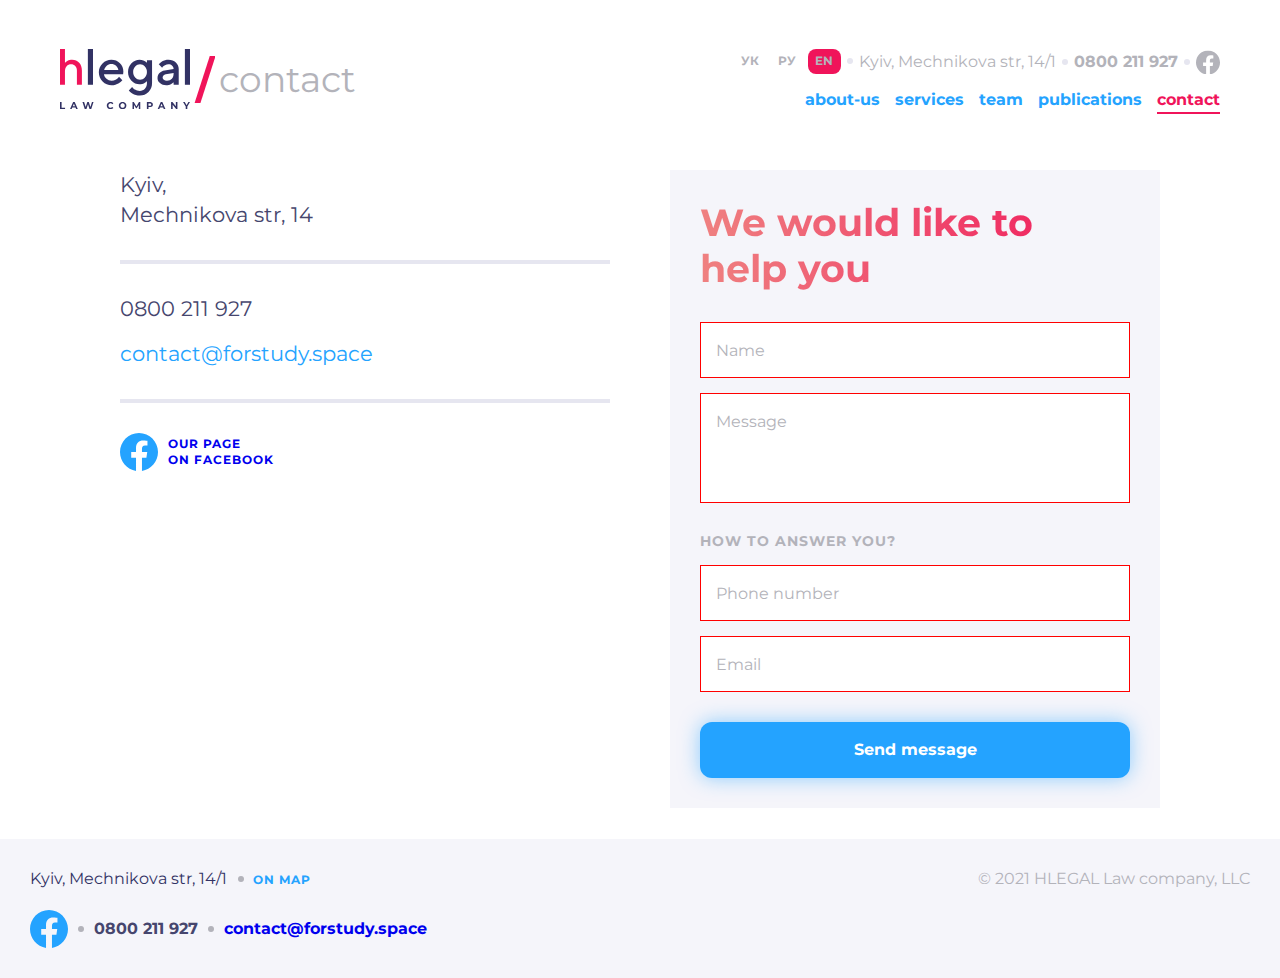
<file: contact.html>
<!DOCTYPE html>
<html lang="en">

<head>
    <meta charset="UTF-8">
    <meta name="viewport" content="width=device-width, initial-scale=1.0">
    <link rel="stylesheet" href="./styles/reset.css">
    <link rel="stylesheet" href="./style.css">
    <link rel="preconnect" href="https://fonts.googleapis.com">
    <link rel="preconnect" href="https://fonts.gstatic.com" crossorigin>
    <link href="https://fonts.googleapis.com/css2?family=Montserrat:wght@400;700&display=swap" rel="stylesheet">
    <title>HLEGAL</title>
</head>

<body class="page page--gray_back">
    <header class="header header--contact">
        <div class="header__top">
            <div class="header__box">
                <div class="header__info header__info--dark">
                    <div class="
                        header__info-lang
                        header__info-item
                        ">
                        <a class="header__info-lang_text header__info-lang_text--gray" href="#">
                            УК
                        </a>
                        <a class="header__info-lang_text header__info-lang_text--gray" href="#">
                            РУ
                        </a>
                        <a class="
                            header__info-lang_text 
                            header__info-lang_text--gray
                            header__info-lang_text--active" href="#">
                            EN
                        </a>
                    </div>
                    <a href="https://maps.app.goo.gl/pHJvB6JsJNBAtQay5" class="
                        header__info-adress_link
                        header__info-item
                        header__info-item--gray
                    " target="_blank">
                        Kyiv, Mechnikova str, 14/1
                    </a>
                    <a href="tel:+0800 211 927" class="header__info-phone 
                            header__info-item
                            header__info-item--gray
                        ">
                        0800 211 927
                    </a>
                    <a href="https://uk-ua.facebook.com/" class="
                            header__info-fb_link 
                            header__info-item
                            header__info-fb_link--dark
                        " target="_blank"></a>
                </div>
                <nav class="header__nav">
                    <ul class="header__nav-list">
                        <li class="header__nav-list_item">
                            <a href="./index.html#about-us" class="header__nav-link header__nav-link--blue">
                                about-us
                            </a>
                        </li>
                        <li class="header__nav-list_item">
                            <a href="./index.html#services" class="header__nav-link header__nav-link--blue">
                                services
                            </a>
                        </li>
                        <li class="header__nav-list_item">
                            <a href="./index.html#team" class="header__nav-link header__nav-link--blue">
                                team
                            </a>
                        </li>
                        <li class="header__nav-list_item">
                            <a href="./index.html#publications" class="header__nav-link header__nav-link--blue">
                                publications
                            </a>
                        </li>
                        <li class="header__nav-list_item">
                            <a href="./contact.html" class="header__nav-link header__nav-link--active">
                                contact
                            </a>
                        </li>

                    </ul>
                </nav>
            </div>
            <div class="header__nav--mobile">
                <div class="header__logo_box">
                    <img src="./images/header__logo--dark.svg" alt="logo" class="header__logo">
                    <div class="header__logo_box-slash"></div>
                    <p class="
                            header__logo_box-text
                            header__logo_box-text--gray
                        ">
                        contact
                    </p>
                </div>
                <a href="#burger" class="header__nav-burger header__nav-burger--gray"></a>
            </div>
        </div>

        <div class="header__contact-container container">
            <div class="header__contact-info">
                <p class="header__contact-info_text header__contact-info_text--dark_blue">
                    Kyiv, <br> Mechnikova str, 14
                </p>
                <hr class="header__line">
                <p class="header__contact-info_text header__contact-info_text--dark_blue">
                    0800 211 927
                </p>
                <a href="mailto:contact@forstudy.space" class="header__contact-info_email
                        header__contact-info_text 
                        header__contact-info_text--blue">
                    contact@forstudy.space
                </a>
                <hr class="header__line">
                <a 
                    href="https://uk-ua.facebook.com/" 
                    target="_blank" 
                    rel="noopener noreferrer"
                    class="header__contact-info_fb"
                >
                    <div class="header__contact-info_fb--logo"></div>
                    <p class="header__contact-info_fb--text">Our page <br> on facebook</p>
                </a>
            </div>

            <form action="/" method="post" class="header__contact-form">
                <h1 class="
                    title 
                    title--gradient
                    header__contact-form_title
                    "
                >
                    We would like to help you
                </h1>
                <input 
                    type="text" 
                    name="name" 
                    required
                    placeholder="Name"
                    class="header__contact-form_input
                        header__contact-form_input--1  
                        header__contact-form_input--small
                    "
                >

                <textarea 
                    name="message" 
                    rows="3" 
                    required
                    placeholder="Message"
                    class="header__contact-form_input"
                ></textarea>

                <h3 class="header__contact-form_small-title">
                    How to answer you?
                </h3>

                <input 
                    type="tel" 
                    name="phone" 
                    required
                    placeholder="Phone number"
                    class="header__contact-form_input
                        header__contact-form_input--1  
                        header__contact-form_input--small
                    "
                >
                <input 
                    type="email" 
                    name="email" 
                    required
                    placeholder="Email"
                    class="header__contact-form_input  
                        header__contact-form_input--small
                    "
                >

                <button type="submit" class="header__contact-form_button header__contact-form_input--small">Send message</button>
            </form>
        </div>
    </header>

    <footer class="footer footer--gray">
        <div class="container footer__container">
            <div class="footer__box">
                <div class="footer__links">
                    <div class="footer__location">
                        <p class="footer__location-adress footer__text">Kyiv, Mechnikova str, 14/1</p>
                        <a href="https://maps.app.goo.gl/pHJvB6JsJNBAtQay5" class="footer__location-link"
                            target="_blank">
                            On map
                        </a>
                    </div>
                    <div class="footer__contacts">
                        <a href="https://uk-ua.facebook.com/" class="footer__contacts-link footer__contacts-item"></a>
                        <a href="tel:+0800 211 927" class="footer__contacts-phone 
                                footer__contacts-item 
                                footer__contacts-item_text
                            ">
                            0800 211 927
                        </a>
                        <a href="mailto:contact@forstudy.space" class="footer__contacts-email 
                                footer__contacts-item
                                footer__contacts-item_text
                            ">
                            contact@forstudy.space
                        </a>
                    </div>
                </div>

                <p class="footer__copyright footer__text">© 2021 HLEGAL Law company, LLC</p>
            </div>
        </div>
    </footer>
</body>

</html>
</file>
<file: style.css>
.title {
  font-family: "Montserrat", sans-serif;
  font-size: 30px;
  font-weight: 700;
  line-height: 37px;
}
@media (min-width: 769px) {
  .title {
    font-size: 38px;
    font-weight: 700;
    line-height: 46px;
  }
}
.title--gradient {
  background-image: linear-gradient(90.13deg, #EF8080 0.84%, #F0145A 99.96%);
  background-size: 100%;
  -webkit-background-clip: text;
          background-clip: text;
  -moz-background-clip: text;
  -webkit-text-fill-color: transparent;
  -moz-text-fill-color: transparent;
}
.title--white {
  color: rgb(255, 255, 255);
}
.title--gray {
  color: rgb(179, 179, 186);
}
.title--blue {
  color: rgb(36, 163, 255);
}

.subtitle {
  font-family: "Montserrat", sans-serif;
  font-size: 20px;
  font-weight: 700;
  line-height: 24px;
}
@media (min-width: 769px) {
  .subtitle {
    font-size: 30px;
    font-weight: 700;
    line-height: 37px;
  }
}

.small-title {
  text-transform: uppercase;
  font-family: "Montserrat", sans-serif;
  font-size: 14px;
  font-weight: 700;
  line-height: 17px;
  letter-spacing: 1px;
  transition: color 0.3s;
}
.small-title:hover {
  color: rgb(240, 20, 90);
}

html {
  scroll-behavior: smooth;
}

hr {
  margin: 0;
  border: none;
}

* {
  box-sizing: border-box;
}

.page {
  font-family: "Montserrat", sans-serif;
  scroll-behavior: smooth;
}
.page--purple_back {
  background: linear-gradient(228.57deg, #323264 11.93%, #323264 57.17%, #643E72 87.46%);
}
.page--white_back {
  background-color: #fff;
}

.container {
  max-width: 1600px;
  margin: 0 auto;
}

.header {
  width: 100%;
  display: flex;
  flex-direction: column;
  justify-content: space-between;
  align-items: center;
  font-family: "Montserrat", sans-serif;
  background-repeat: no-repeat;
  background-position: right;
  background-size: cover;
  position: relative;
  top: -1px;
  left: 0;
  margin: 0;
  padding: 10px 15px 30px;
}
.header--main {
  height: 100vh;
}
.header--contact {
  height: -moz-fit-content;
  height: fit-content;
}
.header--purple_back {
  background-color: rgb(50, 50, 100);
  background-image: url("./images/header__background-phone.svg");
}
@media screen and (min-width: 769px) {
  .header--purple_back {
    background-image: url("./images/header__background-tablet.svg");
    background-size: contain;
    background-position: center;
  }
}
@media screen and (min-width: 769px) {
  .header {
    padding: 50px 60px 30px;
  }
}
.header__line {
  width: 100%;
  height: 4px;
  background: rgb(230, 230, 240);
  margin: 30px 0;
}
.header__contact-container {
  width: 100%;
  height: 100%;
  padding: 30px 30px 0;
  display: block;
}
@media (min-width: 769px) {
  .header__contact-container {
    padding: 60px 60px 0;
    display: grid;
    grid-template-columns: repeat(2, 1fr);
    -moz-column-gap: 60px;
         column-gap: 60px;
  }
}
.header__contact-info {
  margin-bottom: 30px;
}
@media (min-width: 769px) {
  .header__contact-info {
    margin: 0;
  }
}
.header__contact-info_email {
  margin-top: 15px;
  display: block;
  transition: -webkit-text-decoration 0.3s;
  transition: text-decoration 0.3s;
  transition: text-decoration 0.3s, -webkit-text-decoration 0.3s;
}
.header__contact-info_email:hover {
  text-decoration: underline;
}
.header__contact-info_text {
  font-family: inherit;
  font-size: 21px;
  font-weight: 400;
  line-height: 30px;
}
.header__contact-info_text--blue {
  color: rgb(36, 163, 255);
}
.header__contact-info_text--dark_blue {
  color: rgb(70, 70, 110);
}
.header__contact-info_fb {
  display: flex;
  flex-direction: row;
  align-items: center;
}
.header__contact-info_fb:hover .header__contact-info_fb--logo {
  transition: background-image 0.6s;
  background-image: url("./images/facebook__logo--red.svg");
}
.header__contact-info_fb:hover .header__contact-info_fb--text {
  transition: color 0.6s;
  color: rgb(240, 20, 90);
}
.header__contact-info_fb--logo {
  width: 38px;
  height: 38px;
  margin-right: 10px;
  background-image: url("./images/facebook__logo--blue.svg");
}
.header__contact-info_fb--text {
  font-family: Montserrat;
  font-size: 12px;
  font-weight: 700;
  line-height: 16px;
  letter-spacing: 1px;
  text-transform: uppercase;
}
.header__contact-form {
  width: 100%;
  background: rgb(245, 245, 250);
  padding: 30px;
}
.header__contact-form_input {
  display: block;
  padding: 15px;
  width: 100%;
  font-family: inherit;
  font-size: 16px;
  font-weight: 400;
  line-height: 26px;
  color: rgb(0, 0, 0);
  background-color: rgb(255, 255, 255);
  border: 1px solid rgb(255, 255, 255);
  resize: none;
  outline: none;
}
.header__contact-form_input:focus {
  border-color: rgb(36, 163, 255);
}
.header__contact-form_input:invalid {
  border-color: rgb(255, 0, 0);
  color: rgb(255, 0, 0);
}
.header__contact-form_input:disabled {
  background: rgb(237, 237, 247);
  border: 1px solid rgb(237, 237, 247);
}
.header__contact-form_input--small {
  height: 56px;
}
.header__contact-form_input--1 {
  margin-bottom: 15px;
}
.header__contact-form_input::-moz-placeholder {
  color: rgb(179, 179, 186);
}
.header__contact-form_input::placeholder {
  color: rgb(179, 179, 186);
}
.header__contact-form_small-title {
  font-family: inherit;
  font-size: 14px;
  font-weight: 700;
  line-height: 17px;
  letter-spacing: 1px;
  text-transform: uppercase;
  margin-top: 30px;
  margin-bottom: 15px;
  color: rgb(179, 179, 186);
}
.header__contact-form_title {
  margin-bottom: 30px;
}
.header__contact-form_button {
  width: 100%;
  color: rgb(255, 255, 255);
  display: flex;
  justify-content: center;
  align-items: center;
  box-shadow: 0 0 20px 0 rgba(36, 163, 255, 0.5);
  font-family: inherit;
  font-size: 16px;
  font-weight: 700;
  border: none;
  border-radius: 12px;
  line-height: 20px;
  margin-top: 30px;
  background: rgb(36, 163, 255);
}
.header__contact-form_button:hover {
  background: rgb(0, 133, 255);
}
.header__contact-form_button:active {
  background: rgb(0, 108, 207);
}
.header__box {
  display: block;
}
@media (min-width: 769px) {
  .header__box {
    display: flex;
    flex-direction: column;
    align-items: end;
  }
}
@media screen and (max-width: 768px) {
  .header__logo {
    width: -moz-fit-content;
    width: fit-content;
    height: 32px;
  }
}
.header__logo_box {
  display: flex;
  flex-direction: row;
  align-items: center;
  gap: 4px;
}
.header__logo_box-slash {
  width: 12px;
  height: 26px;
  display: block;
  background-image: url("./images/header__slash.svg");
  background-repeat: no-repeat;
  background-size: cover;
}
@media (min-width: 769px) {
  .header__logo_box-slash {
    width: 21px;
    height: 47px;
  }
}
@media screen and (min-width: 769px) {
  .header__logo_box-slash--mobile {
    display: none;
  }
}
.header__logo_box-text {
  font-family: inherit;
  font-size: 20px;
  font-weight: 400;
  line-height: 24px;
}
@media (min-width: 769px) {
  .header__logo_box-text {
    font-size: 36px;
    line-height: 44px;
  }
}
.header__logo_box-text--white {
  color: rgb(255, 255, 255);
}
.header__logo_box-text--gray {
  color: rgb(179, 179, 186);
}
@media screen and (min-width: 769px) {
  .header__logo_box-text--mobile {
    display: none;
  }
}
.header__nav {
  display: none;
}
.header__nav--mobile {
  display: block;
}
@media screen and (max-width: 768px) {
  .header__nav--mobile {
    display: flex;
    flex-direction: row;
    justify-content: space-between;
    align-items: center;
    margin-top: 15px;
  }
}
.header__nav-burger {
  width: 32px;
  height: 32px;
  background-repeat: no-repeat;
  background-size: contain;
  transition: transform 0.3s;
}
.header__nav-burger:hover {
  transform: scale(1.5);
}
.header__nav-burger--white {
  background-image: url("./images/Hamburger.svg");
}
.header__nav-burger--gray {
  background-image: url("./images/header__burger--black.svg");
}
@media screen and (min-width: 769px) {
  .header__nav-burger {
    display: none;
  }
}
@media (min-width: 769px) {
  .header__nav {
    display: block;
    margin-top: 16px;
  }
}
.header__nav-list {
  display: flex;
}
.header__nav-list_item:not(:last-child) {
  margin-right: 15px;
}
.header__nav-link {
  font-family: "Montserrat", sans-serif;
  font-size: 16px;
  font-weight: 700;
  line-height: 20px;
  letter-spacing: 0em;
}
.header__nav-link--white {
  color: rgb(255, 255, 255);
  text-decoration: underline;
  text-decoration-color: transparent;
  transition: 0.3s;
  -webkit-text-decoration-color: transparent;
  -moz-text-decoration-color: transparent;
}
.header__nav-link--white:hover {
  text-decoration-color: #fff;
  -webkit-text-decoration-color: #fff;
  -moz-text-decoration-color: #fff;
}
.header__nav-link--blue {
  color: rgb(36, 163, 255);
  transition: -webkit-text-decoration 0.3s;
  transition: text-decoration 0.3s;
  transition: text-decoration 0.3s, -webkit-text-decoration 0.3s;
}
.header__nav-link--blue:hover {
  text-decoration: underline;
}
.header__nav-link--active {
  color: rgb(240, 20, 90);
  padding-bottom: 3px;
  border-bottom: 2px solid rgb(240, 20, 90);
}
.header__top {
  display: flex;
  flex-direction: row-reverse;
  justify-content: space-between;
  width: 100%;
}
@media screen and (max-width: 768px) {
  .header__top {
    flex-direction: column;
  }
}
.header__info {
  display: flex;
  align-items: center;
  gap: 18px;
}
@media screen and (max-width: 768px) {
  .header__info {
    justify-content: space-between;
    margin: -10px -15px 0;
    padding: 12.5px 15px;
  }
  .header__info--light {
    background: rgba(245, 245, 250, 0.2);
  }
  .header__info--dark {
    background: rgb(245, 245, 250);
  }
}
.header__info-item {
  position: relative;
  text-decoration: underline;
  text-decoration-color: transparent;
  transition: 0.3s;
  -webkit-text-decoration-color: transparent;
  -moz-text-decoration-color: transparent;
}
.header__info-item--white {
  color: rgb(255, 255, 255);
}
.header__info-item--white:hover {
  text-decoration-color: rgb(255, 255, 255);
  -webkit-text-decoration-color: rgb(255, 255, 255);
  -moz-text-decoration-color: rgb(255, 255, 255);
}
.header__info-item--gray {
  color: rgb(179, 179, 186);
}
.header__info-item--gray:hover {
  text-decoration-color: rgb(179, 179, 186);
  -webkit-text-decoration-color: rgb(179, 179, 186);
  -moz-text-decoration-color: rgb(179, 179, 186);
}
@media (min-width: 769px) {
  .header__info-item:not(:last-child)::after {
    display: block;
    position: absolute;
    top: 35%;
    right: -12px;
    content: "";
    width: 6px;
    height: 6px;
    border-radius: 50%;
    background: rgb(230, 230, 240);
  }
}
.header__info-lang_text {
  font-family: "Montserrat", sans-serif;
  font-weight: 700;
  font-style: normal;
  font-size: 12px;
  line-height: 14px;
  width: 33px;
  height: 25px;
  padding: 5px 7px;
  display: inline-block;
  border-radius: 8px;
  transition: background-color 0.3s;
}
.header__info-lang_text:hover {
  background-color: rgb(240, 20, 90);
}
.header__info-lang_text--active {
  background-color: rgb(240, 20, 90);
  border-radius: 8px;
}
.header__info-lang_text--white {
  color: #fff;
}
.header__info-lang_text--gray {
  color: rgb(179, 179, 186);
}
.header__info-adress_link {
  font-family: inherit;
  font-weight: 400;
  font-size: 16px;
  line-height: 19.5px;
}
@media screen and (max-width: 768px) {
  .header__info-adress_link {
    display: none;
  }
}
.header__info-phone {
  font-family: inherit;
  font-size: 16px;
  font-weight: 700;
  line-height: 20px;
  letter-spacing: 0em;
}
.header__info-fb_link {
  width: 24px;
  height: 24px;
  display: inline-block;
  transition: transform 0.3s;
}
.header__info-fb_link--light {
  background-image: url("./images/facebook__img.svg");
}
.header__info-fb_link--dark {
  background-image: url("./images/header__fb--gray.svg");
}
.header__info-fb_link:hover {
  transform: scale(1.3);
}
@media screen and (max-width: 768px) {
  .header__info-fb_link {
    display: none;
  }
}
.header__main-text {
  font-size: 38px;
  font-weight: 700;
  line-height: 46px;
  text-align: center;
  color: rgb(255, 255, 255);
}
.header__scroll-link {
  width: 42px;
  height: 42px;
  background-image: url("./images/header__scroll.svg");
  background-repeat: no-repeat;
  background-size: cover;
  transition: background-image 0.3s;
}
.header__scroll-link:hover {
  background-image: url("./images/header__scroll--active.svg");
}

.about-us {
  width: 100%;
  height: -moz-max-content;
  height: max-content;
  padding: 60px 0;
}
@media (min-width: 769px) {
  .about-us {
    padding: 60px;
  }
}
.about-us__container {
  display: flex;
  align-items: center;
  flex-direction: column;
  position: relative;
  margin: 0 30px;
}
@media (min-width: 769px) {
  .about-us__container {
    margin-top: 60px;
    min-width: 500px;
    max-width: 1360px;
    flex-direction: row;
    margin: 0 auto;
    justify-content: space-between;
  }
}
.about-us__title {
  white-space: nowrap;
  margin-right: 30px;
  transition: color 0.3s;
}
@media (min-width: 769px) {
  .about-us__title {
    text-align: right;
    margin-right: 0;
  }
  .about-us__title:not(:last-child) {
    margin-bottom: 30px;
  }
}
.about-us__title:hover {
  color: rgb(240, 20, 90);
}
.about-us__slogan {
  width: 100%;
}
@media (min-width: 769px) {
  .about-us__slogan {
    width: 40%;
  }
}
.about-us__slogan-title {
  margin-bottom: 30px;
}
.about-us__line {
  height: 4px;
  display: block;
  width: 100%;
  background: rgba(255, 255, 255, 0.3);
  margin: 30px 0;
}
@media (min-width: 769px) {
  .about-us__line {
    margin: 0;
    width: 4px;
    display: block;
    height: 274px;
  }
}
.about-us__box {
  width: 100%;
  display: flex;
  overflow: hidden;
}
@media (min-width: 769px) {
  .about-us__box {
    width: -moz-fit-content;
    width: fit-content;
    flex-direction: column;
  }
}
.about-us__text {
  color: #fff;
  font-size: 19px;
  font-weight: 400;
  line-height: 30px;
}

.services {
  width: 100%;
  padding: 0 30px 60px;
}
@media (min-width: 769px) {
  .services {
    padding: 0 60px;
  }
}
.services__top {
  margin-bottom: 30px;
}
@media (min-width: 769px) {
  .services__top {
    margin-bottom: 60px;
  }
}
.services__advantages {
  display: block;
}
@media (min-width: 769px) {
  .services__advantages {
    display: grid;
    grid-template-columns: repeat(3, 1fr);
    gap: 60px;
  }
}
.services__advantages-item:not(:last-child) {
  margin-bottom: 30px;
}
@media (min-width: 769px) {
  .services__advantages-item {
    margin: 0;
  }
}
.services__advantages-title {
  font-family: inherit;
  font-size: 22px;
  font-weight: 700;
  line-height: 27px;
  margin: 30px 0 15px;
}
.services__title {
  margin-top: 10px;
}
.services__small-title {
  margin-bottom: 10px;
}
.services__text {
  font-family: inherit;
  font-size: 16px;
  font-weight: 400;
  line-height: 26px;
  color: rgb(255, 255, 255);
}

.team {
  background-color: rgb(255, 255, 255);
  padding: 50px 30px 0;
}
@media (min-width: 769px) {
  .team {
    padding: 80px 60px 0;
  }
}
.team__container {
  width: 100%;
  display: flex;
  align-items: center;
  justify-content: center;
}
.team__member-name {
  font-family: inherit;
  font-size: 16px;
  font-weight: 700;
  line-height: 20px;
  margin-bottom: 6px;
}
.team__member-position {
  font-family: inherit;
  font-size: 14px;
  font-weight: 400;
  line-height: 22px;
}
.team__box {
  display: flex;
  flex-direction: column;
}
@media screen and (min-width: 875px) {
  .team__box {
    flex-direction: row;
  }
}
.team__info {
  padding: 30px;
}
.team__title {
  margin: 5px 0 30px;
}
@media (min-width: 769px) {
  .team__img {
    height: 100%;
  }
}

.clients {
  width: 100%;
  background-color: rgb(255, 255, 255);
  padding-top: 60px;
}
.clients__title {
  margin-bottom: 30px;
  text-align: center;
}
.clients__companies {
  max-width: 1720px;
  width: 100%;
  margin: 0 auto;
  display: block;
}
@media (min-width: 769px) {
  .clients__companies {
    display: grid;
    grid-template-columns: repeat(4, 1fr);
  }
}
.clients__companies-cmp {
  height: 120px;
  width: 100%;
  display: flex;
  align-items: center;
  justify-content: center;
}
@media screen and (max-width: 768px) {
  .clients__companies-cmp:nth-child(n+7) {
    display: none;
  }
}
.clients__companies-cmp--1 {
  background: rgb(28, 66, 128);
}
.clients__companies-cmp--2 {
  background: rgb(20, 54, 70);
}
.clients__companies-cmp--3 {
  background: rgb(244, 139, 48);
}
.clients__companies-cmp--4 {
  background: rgb(158, 77, 195);
}
.clients__companies-cmp--5 {
  background: rgb(253, 147, 57);
}
.clients__companies-cmp--6 {
  background: rgb(226, 226, 228);
}
.clients__companies-cmp--7 {
  background: rgb(199, 28, 54);
}
.clients__companies-cmp--8 {
  background: rgb(220, 243, 249);
}
.clients__companies-cmp--9 {
  background: rgb(234, 234, 234);
}
.clients__companies-cmp--10 {
  background: rgb(40, 34, 64);
}
.clients__companies-cmp--11 {
  background: rgb(29, 69, 104);
}
.clients__companies-cmp--12 {
  background: rgb(0, 0, 0);
}

.publications {
  width: 100%;
  background-color: rgb(255, 255, 255);
  padding: 30px;
}
@media (min-width: 769px) {
  .publications {
    padding: 30px 60px;
  }
}
.publications__small-title {
  margin-bottom: 10px;
}
.publications__box {
  margin-top: 30px;
  display: block;
}
@media (min-width: 769px) {
  .publications__box {
    display: grid;
    grid-template-columns: repeat(3, 1fr);
    -moz-column-gap: 30px;
         column-gap: 30px;
  }
}
.publications__image {
  width: 100%;
}
.publications__title {
  font-family: inherit;
  font-size: 16px;
  font-weight: 700;
  line-height: 20px;
  margin: 30px 0 15px;
}
.publications__date {
  font-family: sans-serif;
  font-size: 12px;
  font-weight: 700;
  line-height: 15px;
  letter-spacing: 1px;
  text-transform: uppercase;
  color: rgb(179, 179, 186);
}
.publications__text {
  font-family: inherit;
  font-size: 14px;
  font-weight: 400;
  line-height: 22px;
  color: rgb(0, 0, 0);
}
.publications__line {
  border: none;
  width: 100%;
  height: 4px;
  background: rgb(230, 230, 240);
  margin: 15px 0;
}
@media screen and (max-width: 768px) {
  .publications__publication:not(:last-child) {
    margin-bottom: 60px;
  }
}
.publications__publication-info {
  width: 100%;
  padding: 0 30px;
}

.footer {
  height: 100%;
  padding: 30px;
}
.footer--gray {
  background: rgb(245, 245, 250) !important;
}
.footer--white {
  background-color: rgb(255, 255, 255);
}
.footer__line {
  border: none;
  width: 100%;
  height: 2px;
  background: rgb(230, 230, 240);
  margin-bottom: 30px;
}
.footer__box {
  display: flex;
  flex-direction: column;
}
@media (min-width: 769px) {
  .footer__box {
    display: flex;
    justify-content: space-between;
    flex-direction: row;
  }
}
.footer__text {
  font-family: inherit;
  font-size: 16px;
  font-weight: 400;
  line-height: 20px;
}
.footer__location {
  display: flex;
  flex-direction: column;
  align-items: center;
  margin-bottom: 21px;
}
@media (min-width: 769px) {
  .footer__location {
    flex-direction: row;
  }
}
.footer__location-adress {
  color: rgb(50, 50, 100);
  margin-bottom: 10px;
}
@media (min-width: 769px) {
  .footer__location-adress {
    margin-bottom: 0;
    margin-right: 26px;
  }
}
.footer__location-link {
  font-family: inherit;
  font-size: 12px;
  font-weight: 700;
  line-height: 15px;
  letter-spacing: 1px;
  text-transform: uppercase;
  position: relative;
  color: rgb(36, 163, 255);
  transition: -webkit-text-decoration 0.3s;
  transition: text-decoration 0.3s;
  transition: text-decoration 0.3s, -webkit-text-decoration 0.3s;
  transition: font-size 0.3s;
}
.footer__location-link:hover {
  text-decoration: underline;
}
.footer__location-link:hover {
  font-size: 14px;
}
@media (min-width: 769px) {
  .footer__location-link::before {
    display: block;
    position: absolute;
    top: 29%;
    left: -15px;
    content: "";
    width: 6px;
    height: 6px;
    border-radius: 50%;
    background-color: rgb(179, 179, 186);
  }
}
.footer__contacts {
  display: flex;
  flex-direction: column;
  align-items: center;
  margin-bottom: 30px;
}
@media (min-width: 769px) {
  .footer__contacts {
    margin: 0;
    flex-direction: row;
    gap: 26px;
  }
}
.footer__contacts-phone {
  font-family: inherit;
  margin: 10px 0;
  font-size: 16px;
  font-weight: 700;
  line-height: 20px;
  color: rgb(70, 70, 110);
}
@media (min-width: 769px) {
  .footer__contacts-phone {
    margin: 0;
  }
}
.footer__contacts-item {
  position: relative;
}
@media (min-width: 769px) {
  .footer__contacts-item:not(:first-child):before {
    display: block;
    position: absolute;
    top: 35%;
    left: -16px;
    content: "";
    width: 6px;
    height: 6px;
    border-radius: 50%;
    background-color: rgb(179, 179, 186);
  }
}
.footer__contacts-item_text {
  font-family: inherit;
  font-size: 16px;
  font-weight: 700;
  line-height: 20px;
  transition: -webkit-text-decoration 0.3s;
  transition: text-decoration 0.3s;
  transition: text-decoration 0.3s, -webkit-text-decoration 0.3s;
  transition: font-size 0.3s;
}
.footer__contacts-item_text:hover {
  text-decoration: underline;
}
.footer__contacts-item_text:hover {
  font-size: 18px;
}
.footer__contacts-link {
  width: 38px;
  height: 38px;
  display: inline-block;
  background-image: url("./images/facebook__logo--blue.svg");
  transition: transform 0.3s;
}
.footer__contacts-link:hover {
  transform: scale(1.3);
}
.footer__copyright {
  text-align: center;
  color: rgb(179, 179, 186);
}
@media (min-width: 769px) {
  .footer__copyright {
    text-align: right;
  }
}

.swiper {
  width: 100%;
  height: -moz-fit-content;
  height: fit-content;
  margin: 0 !important;
}/*# sourceMappingURL=style.css.map */
</file>
